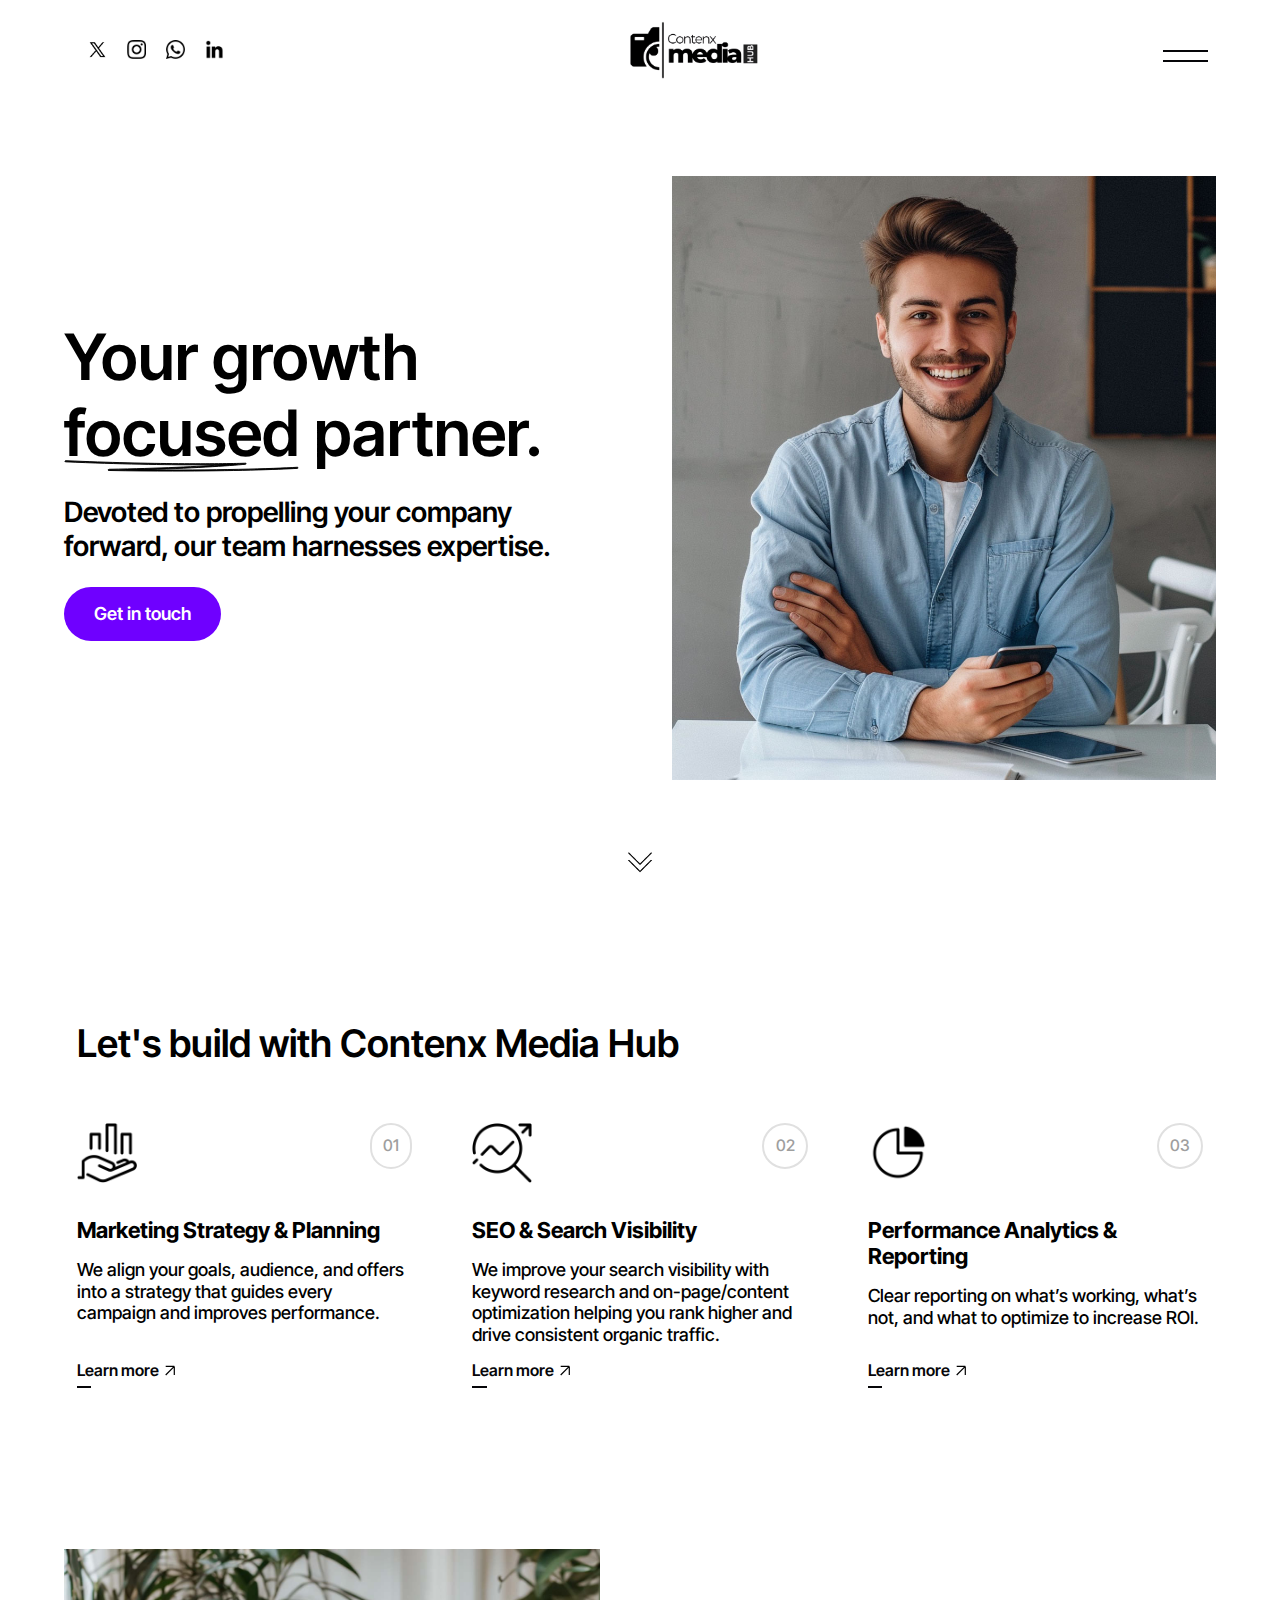
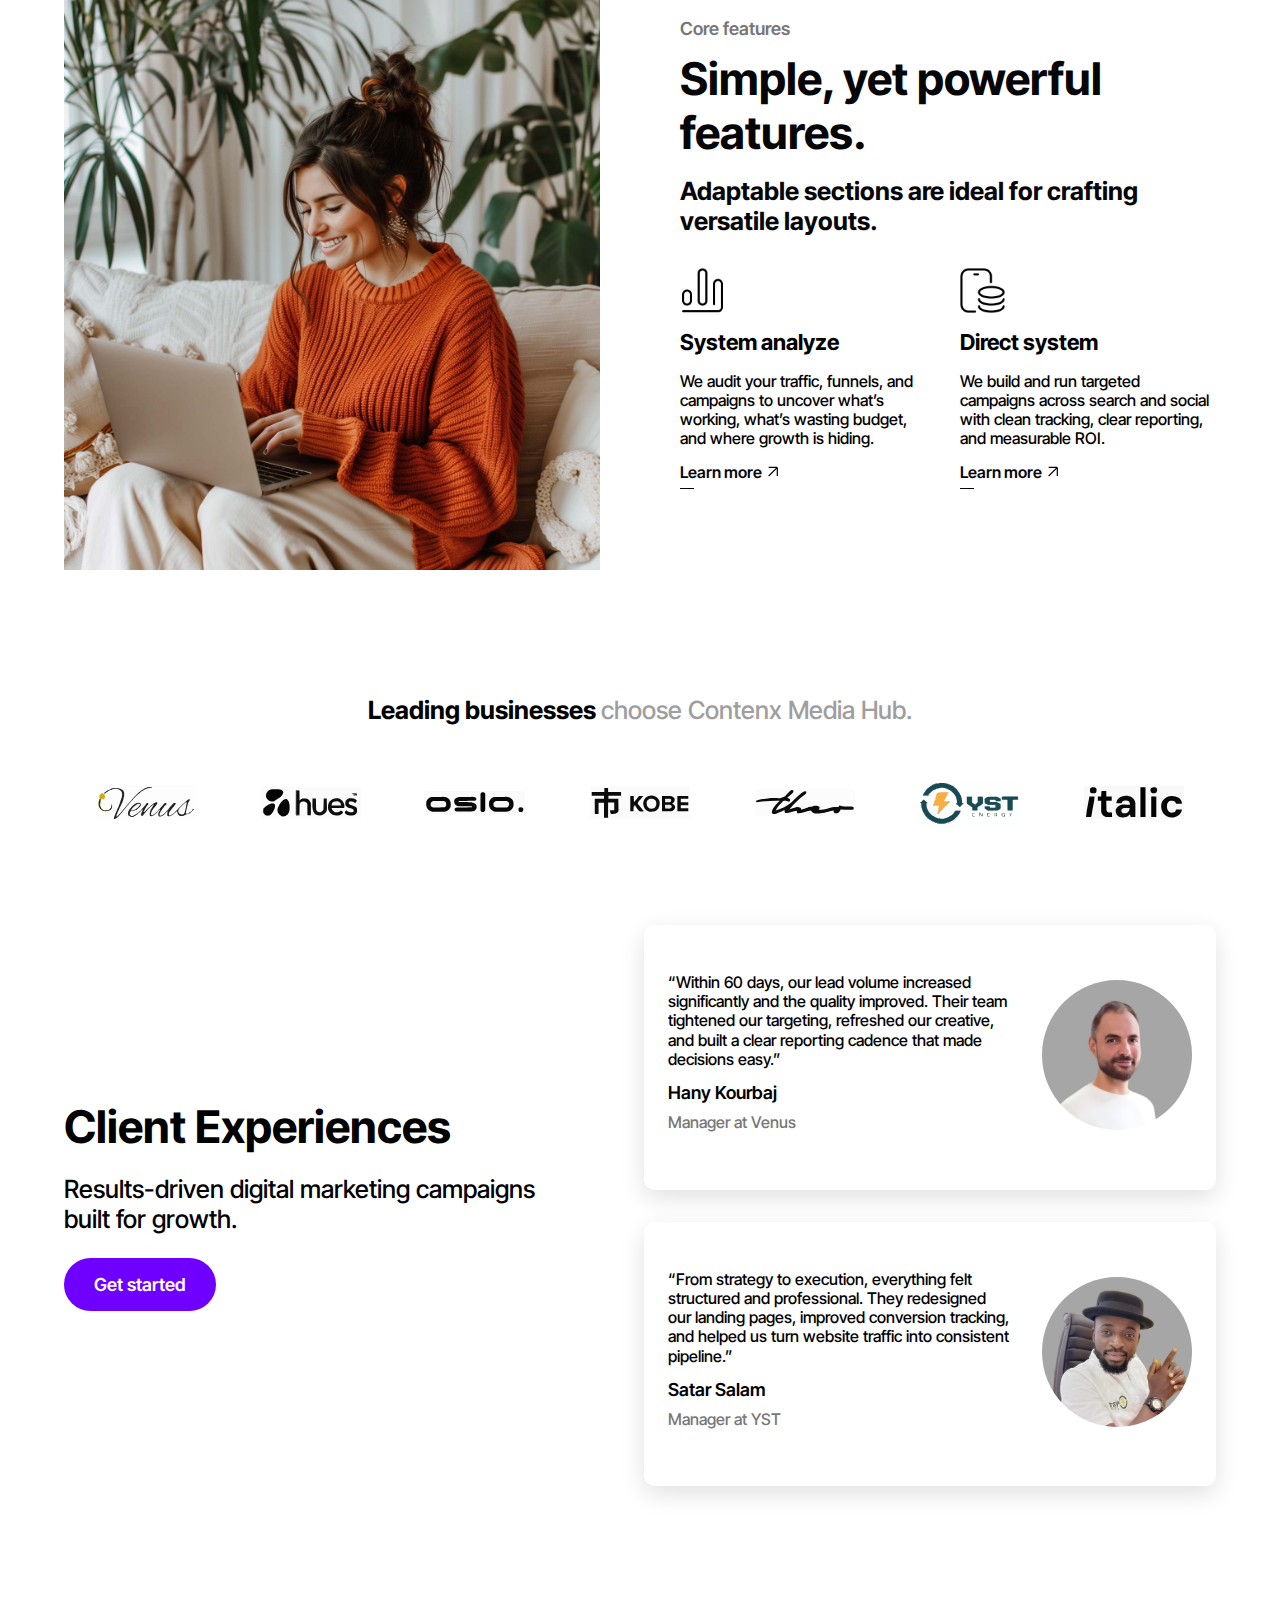
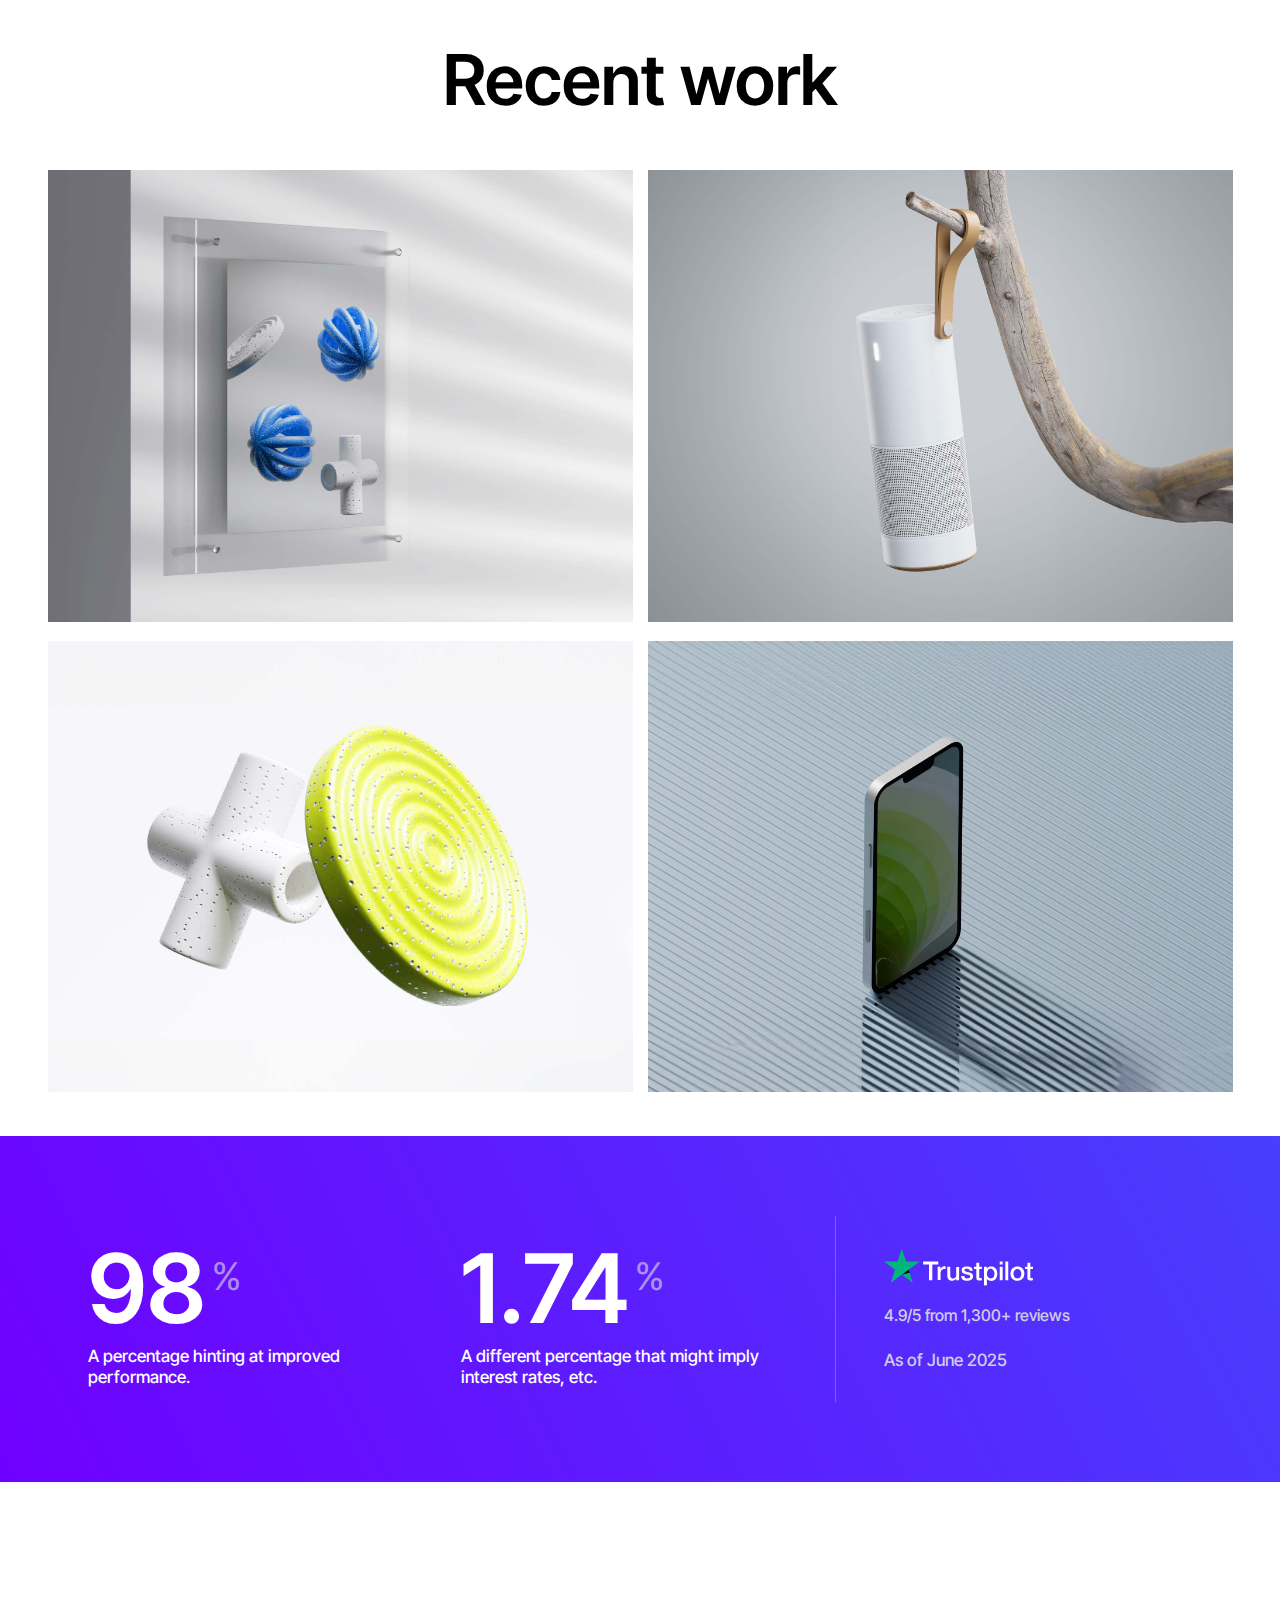
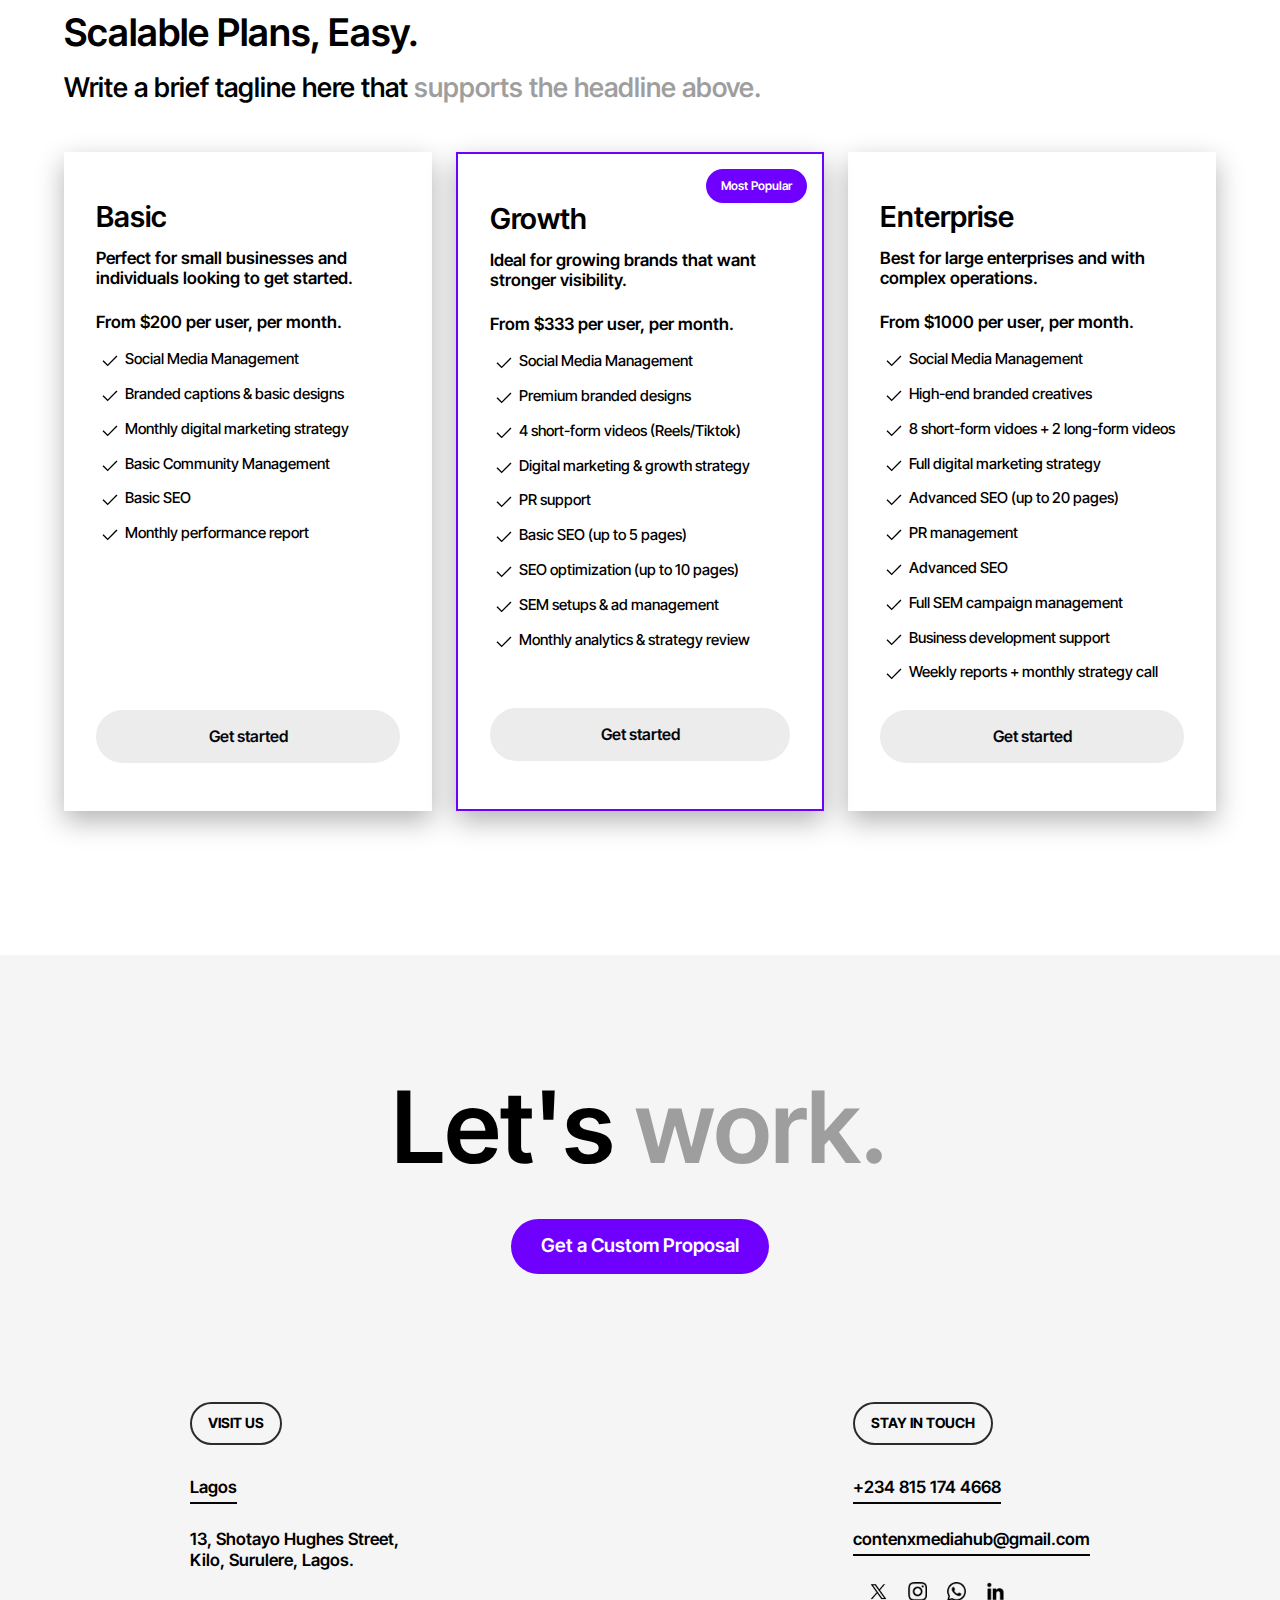
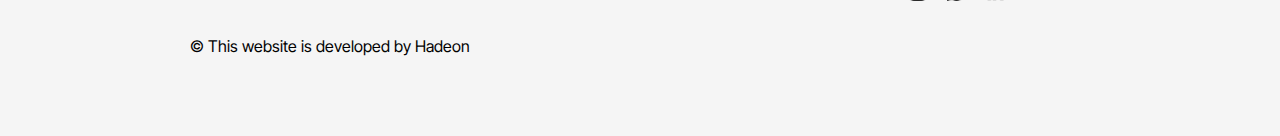
<file: index.html>
<!DOCTYPE html>
<html lang="en">

<head>
    <meta charset="UTF-8">
    <meta name="viewport" content="width=device-width, initial-scale=1.0">
    <!-- EXTERNAL CSS LINK -->
    <link rel="stylesheet" href="form.css">
    <link rel="stylesheet" href="style.css">
    <!-- LINK FOR BROWSER ICON -->
    <link rel="shortcut icon" href="assets/logo-black.png" type="image/x-icon">
    <!-- EXTERNAL GOOGLE FONT LINK -->
    <link rel="preconnect" href="https://fonts.googleapis.com">
    <link rel="preconnect" href="https://fonts.gstatic.com" crossorigin>
    <link href="https://fonts.googleapis.com/css2?family=Inter+Tight:ital,wght@0,100..900;1,100..900&display=swap" rel="stylesheet">
    <!-- WEBSITE TITLE -->
    <title>Contenx Media Hub - Website</title>
</head>

<body>

    <!-- HEADER SECTION -->

     <header class="head-section">
        <nav class="nav-section nav-flex">
                <div class="socials">
                    <a href=""><img src="assets/fav_x-logo.png" alt="x-logo" target="_blank"></a>
                    <a href="https://www.instagram.com/contenxmediahub_ng?igsh=YnFsY2FvaGgwbWo=" target="_blank"><img src="assets/fav_instagram.png" alt="instagram-logo"></a>
                    <a href="https://wa.me/2348151744668"><img src="assets/fav_whatsapp.png" alt="dribble-logo" target="_blank"></a>
                    <a href="https://www.linkedin.com/company/contenx-media-hub-ng/" target="_blank"><img src="assets/fav_linkedin.png" alt="linkedin-logo"></a>
                </div>
                <div class="logo">
                    <a href="index.html"><img src="assets/logo-black.png" alt="logo-image"></a>
                </div>
                <div class="hamburger-menu">
                    <a href=""><div class="hamburger"></div></a>
                    <a href=""><div class="hamburger"></div></a>
                </div>
        </nav>
     </header>

    <!-- HERO SECTION -->

     <section class="hero-section">
        <div class="container hero-flex">
            <div class="hero-left">
                <h1>Your growth <span class="focus-word">focused</span> partner.</h1>
                <p>Devoted to propelling your company forward, our team harnesses expertise.</p>
                <a href="form.html" class="btn hero-btn">Get in touch</a>
            </div>
            <div class="hero-right">
                <img src="images/hero-image.jpg" alt="hero-image">
            </div>
        </div>
        <div class="animation-arrow">
            <img src="assets/icons8-double-down.gif" alt="arrow-gif">
        </div>
     </section>

    <!-- SERVICE SECTION  -->

     <section class="service-section">
            <div class="container service-content">
                <h2>Let's build with Contenx Media Hub</h2>
                <div class="service-flex">
                    <div class="service-card">
                       <div class="service-count">
                         <img src="assets/icons-financial-analytics.png" alt="icons-financial-analytics">
                         <div class="numbers">01</div>
                       </div>
                       <div class="service-text">
                           <h3>Marketing Strategy & Planning</h3>
                           <p>We align your goals, audience, and offers into a strategy that guides every campaign and improves performance.</p>
                           <a href="form.html" class="service-btn">Learn more <img src="assets/arrow-top.svg" alt="arrow-top"></a>
                       </div>
                    </div>
                    <div class="service-card">
                       <div class="service-count">
                         <img src="assets/icons-financial-growth-analysis.png" alt="icons-financial-analysis">
                         <div class="numbers">02</div>
                       </div>
                       <div class="service-text">
                           <h3>SEO & Search Visibility</h3>
                           <p>We improve your search visibility with keyword research and on-page/content optimization helping you rank higher and drive consistent organic traffic.</p>
                           <a href="form.html" class="service-btn">Learn more <img src="assets/arrow-top.svg" alt="arrow-top"></a>
                       </div>
                    </div>
                    <div class="service-card">
                       <div class="service-count">
                         <img src="assets/icons-pie-chart.png" alt="icons-pie-chart">
                         <div class="numbers">03</div>
                       </div>
                       <div class="service-text">
                           <h3>Performance Analytics & Reporting</h3>
                           <p>Clear reporting on what’s working, what’s not, and what to optimize to increase ROI.</p>
                           <a href="form.html" class="service-btn">Learn more <img src="assets/arrow-top.svg" alt="arrow-top"></a>
                       </div>
                    </div>
                </div>
            </div>
     </section>

    <!-- FEATURE SECTION  -->

     <section class="feature-section">
       <div class="container feature-content">
          <div class="feature-image">
            <img src="images/main-hero.jpg" alt="main-hero">
          </div>
          <div class="contents">
             <div class="content-top">
                    <p>Core features</p>
                    <h3>Simple, yet powerful features.</h3>
                    <h4>Adaptable sections are ideal for crafting versatile layouts.</h4>
             </div>
             <div class="content-bottom">
                    <div class="ctbl ctb">
                        <div class="content-bottom-flex">
                            <img src="assets/icons-analytics2.png" alt="icons-analytics">
                            <h4>System analyze</h4>
                            <p>We audit your traffic, funnels, and campaigns to uncover what’s working, what’s wasting budget, and where growth is hiding.</p>
                            <a href="form.html" class="feature-btn">Learn more <img src="assets/arrow-top.svg" alt="arrow-top"> </a>
                        </div>
                    </div>
                    <div class="ctbr ctb">
                        <div class="content-bottom-flex">
                            <img src="assets/icons-smartphone-money.png" alt="icons-smartphone-money">
                            <h4>Direct system</h4>
                            <p>We build and run targeted campaigns across search and social with clean tracking, clear reporting, and measurable ROI.</p>
                            <a href="form.html" class="feature-btn">Learn more <img src="assets/arrow-top.svg" alt="arrow-top"> </a>
                        </div>
                    </div>
             </div>
          </div>
       </div> 
     </section>
    
    <!-- EXPERIENCE AND CAROUSEL SECTION -->

     <section class="experience-section">
         <div class="container experience-content">
             <div class="business-leads">
                    <h4>Leading businesses <span class="grey">choose Contenx Media Hub.</span></h4>
                    <div class="business-images">
                        <div class="bis"><img src="assets/venus-logo.svg" alt="venus-logo"></div>
                        <div class="bis"><img src="assets/hue-logo.svg" alt="hue-logo"></div>
                        <div class="bis"><img src="assets/oslo-logo.svg" alt="oslo-logo"></div>
                        <div class="bis"><img src="assets/kobe-logo.svg" alt="kobe-logo"></div>
                        <div class="bis"><img src="assets/theo-logo.svg" alt="theo-logo"></div>
                        <div class="bis"><img src="assets/yst-logo.svg" alt="yst-logo"></div>
                        <div class="bis"><img src="assets/italic-logo.svg" alt="italic-logo"></div>
                    </div>
             </div>
             <div class="experience">
                    <div class="experience-text">
                       <h3>Client Experiences</h3>
                       <p>Results-driven digital marketing campaigns built for growth.</p>
                       <a href="form.html" class="btn experience-btn">Get started</a>
                    </div>
                    <div class="experience-card">
                       <div class="card">
                            <article class="card-text">
                                <blockquote>
                                    “Within 60 days, our lead volume increased significantly and the quality improved. Their team tightened our targeting, refreshed our creative, and built a clear reporting cadence that made decisions easy.”
                                </blockquote>
                                <div class="testimonial-author">
                                    <p class="author-name">Hany Kourbaj</p>
                                    <p class="author-title">Manager at Venus</p>
                                </div>
                            </article>
                            <div class="card-image">
                                <img src="images/venus-image.jpeg" alt="Dominic LeBlanc">
                            </div>
                       </div>
                       <div class="card">
                            <article class="card-text">
                                <blockquote>
                                    “From strategy to execution, everything felt structured and professional. They redesigned our landing pages, improved conversion tracking, and helped us turn website traffic into consistent pipeline.”
                                </blockquote>
                                <div class="testimonial-author">
                                    <p class="author-name">Satar Salam</p>
                                    <p class="author-title">Manager at YST</p>
                                </div>
                            </article>
                            <div class="card-image">
                                <img src="images/yst-image.jpeg" alt="John Carter">
                            </div>
                       </div>
                    </div>
             </div>
         </div>
     </section>

    <!-- RECENT WORK SECTION  -->
     
     <section class="recent-work">
        <div class="container recent-content">
            <div class="rcw-top">
                <div class="rw-text">
                    <h3>Recent work</h3>
                </div>
                <div class="rw-gallery">
                    <div class="gallery-item">
                        <img src="images/work-1.jpg" alt="work-images">
                    </div>
                    <div class="gallery-item">
                        <img src="images/work-2.jpg" alt="work-images">
                    </div>
                    <div class="gallery-item">
                        <img src="images/work-3.jpg" alt="work-images">
                    </div>
                    <div class="gallery-item">
                        <img src="images/work-4.jpg" alt="work-images">
                    </div>
                </div>
            </div>
        </div>
     </section>

    <!-- METRICS SECTION  -->
     
     <section class="stats-section">
        <div class="container stats-content">
            <div class="metrics-flex">
                <div class="percent">
                    <span class="numero">98<sup class="top">%</sup></span>
                    <p>A percentage hinting at improved performance.</p>
                </div>
                <div class="percent">
                   <span class="numero">1.74<sup class="top">%</sup></span>
                   <p>A different percentage that might imply interest rates, etc.</p>
                </div>
                <div class="trustpilot">
                    <div class="trustpilot-content">
                        <div class="review">
                            <img src="assets/brand-service-trustpilot.svg" alt="trustpilot">
                        </div>
                        <div class="score">
                            <span class="decimal">4.9/5 from 1,300+ reviews</span>
                            <p class="date">As of June 2025</p>
                        </div>
                    </div>
                </div>
            </div>
        </div>
     </section>

    <!-- PRICE SECTION  -->
     
     <section class="pricing-section">
            <div class="container pricing-content">
                <div class="pricing-text-top">
                    <h3>Scalable Plans, Easy.</h3>
                    <p>Write a brief tagline here that <span class="grey">supports the headline above.</span></p>
                </div>
                <div class="pricing-card-flex">
                    <div class="pricing-card prices-1">
                        <div class="price-text">
                            <h4>Basic</h4>
                            <p class="first">Perfect for small businesses and individuals looking to get started.</p>
                            <p class="second">From $200 per user, per month.</p>
                        </div>
                        <ul class="pricing-card_features">
                            <li><img src="assets/check-mark.svg" alt="check-mark_image" class="check">Social Media Management</li>
                            <li><img src="assets/check-mark.svg" alt="check-mark_image" class="check">Branded captions & basic designs</li>
                            <li><img src="assets/check-mark.svg" alt="check-mark_image" class="check">Monthly digital marketing strategy</li>
                            <li><img src="assets/check-mark.svg" alt="check-mark_image" class="check">Basic Community Management</li>
                            <li><img src="assets/check-mark.svg" alt="check-mark_image" class="check">Basic SEO</li>
                            <li><img src="assets/check-mark.svg" alt="check-mark_image" class="check">Monthly performance report</li>
                        </ul>
                        <a href="form.html" class="pricing-card_btn">Get started</a>
                    </div>
                    <div class="pricing-card prices-2">
                        <div class="price-text">
                            <h4>Growth</h4>
                            <p class="first"> Ideal for growing brands that want stronger visibility.</p>
                            <p class="second">From $333 per user, per month.</p>
                        </div>
                        <ul class="pricing-card_features">
                            <li><img src="assets/check-mark.svg" alt="check-mark_image" class="check">Social Media Management</li>
                            <li><img src="assets/check-mark.svg" alt="check-mark_image" class="check">Premium branded designs</li>
                            <li><img src="assets/check-mark.svg" alt="check-mark_image" class="check">4 short-form videos (Reels/Tiktok)</li>
                            <li><img src="assets/check-mark.svg" alt="check-mark_image" class="check">Digital marketing & growth strategy</li>
                            <li><img src="assets/check-mark.svg" alt="check-mark_image" class="check">PR support</li>
                            <li><img src="assets/check-mark.svg" alt="check-mark_image" class="check">Basic SEO (up to 5 pages)</li>
                            <li><img src="assets/check-mark.svg" alt="check-mark_image" class="check">SEO optimization (up to 10 pages)</li>
                            <li><img src="assets/check-mark.svg" alt="check-mark_image" class="check">SEM setups & ad management</li>
                            <li><img src="assets/check-mark.svg" alt="check-mark_image" class="check">Monthly analytics & strategy review</li>
                        </ul>
                        <a href="form.html" class="pricing-card_btn">Get started</a>
                    </div>
                    <div class="pricing-card prices-3">
                        <div class="price-text">
                            <h4>Enterprise</h4>
                            <p class="first"> Best for large enterprises and with complex operations.</p>
                            <p class="second">From $1000 per user, per month.</p>
                        </div>
                        <ul class="pricing-card_features">
                            <li><img src="assets/check-mark.svg" alt="check-mark_image" class="check">Social Media Management</li>
                            <li><img src="assets/check-mark.svg" alt="check-mark_image" class="check">High-end branded creatives</li>
                            <li><img src="assets/check-mark.svg" alt="check-mark_image" class="check">8 short-form vidoes + 2 long-form videos</li>
                            <li><img src="assets/check-mark.svg" alt="check-mark_image" class="check">Full digital marketing strategy</li>
                            <li><img src="assets/check-mark.svg" alt="check-mark_image" class="check">Advanced SEO (up to 20 pages)</li>
                            <li><img src="assets/check-mark.svg" alt="check-mark_image" class="check">PR management</li>
                            <li><img src="assets/check-mark.svg" alt="check-mark_image" class="check">Advanced SEO</li>
                            <li><img src="assets/check-mark.svg" alt="check-mark_image" class="check">Full SEM campaign management</li>
                            <li><img src="assets/check-mark.svg" alt="check-mark_image" class="check">Business development support</li>
                            <li><img src="assets/check-mark.svg" alt="check-mark_image" class="check">Weekly reports + monthly strategy call</li>
                        </ul>
                        <a href="form.html" class="pricing-card_btn">Get started</a>
                    </div>
                </div>
            </div>
     </section>
    
    <!--FOOTER SECTION--> 

    <section class="footer-section">
       <div class="container-small footer-content">
          <div class="footer-content-top">
              <h2>Let&apos;s<span class="grey"> work.</span></h2>
              <a href="form.html" class="footer-btn btn">Get a Custom Proposal</a>
          </div>
          <div class="footer-content-bottom">
                <div class="content-left">
                    <div class="visit-us">
                        <p class="visit">visit us</p>
                    </div> 
                    <div class="address-contact">
                        <p class="city">Lagos</p>
                        <p class="address">13, Shotayo Hughes Street, Kilo, Surulere, Lagos.</p>
                    </div>
                </div>
                <div class="content-right">
                    <div class="visit-us">
                        <p class="visit">stay in touch</p>
                    </div> 
                    <div class="contact">
                        <p class="number">+234 815 174 4668</p>
                        <p class="email">contenxmediahub@gmail.com</p>
                    </div>
                    <div class="socials">
                        <a href="#" target="_blank"><img src="assets/fav_x-logo.png" alt="x-logo"></a>
                         <a href="https://www.instagram.com/contenxmediahub_ng?igsh=YnFsY2FvaGgwbWo=" target="_blank"><img src="assets/fav_instagram.png" alt="instagram-logo"></a>
                         <a href="#" target="_blank"><img src="assets/fav_whatsapp.png" alt="dribble-logo"></a>
                        <a href="https://www.linkedin.com/company/contenx-media-hub-ng/" target="_blank"><img src="assets/fav_linkedin.png" alt="linkedin-logo"></a>
                   </div>
               </div>
          </div>
          <div class="footer-courtesy">
            <p class="courtesy">&copy; This website is developed by Hadeon</p>
          </div>
       </div> 
    </section>

</body>
</html>
</file>
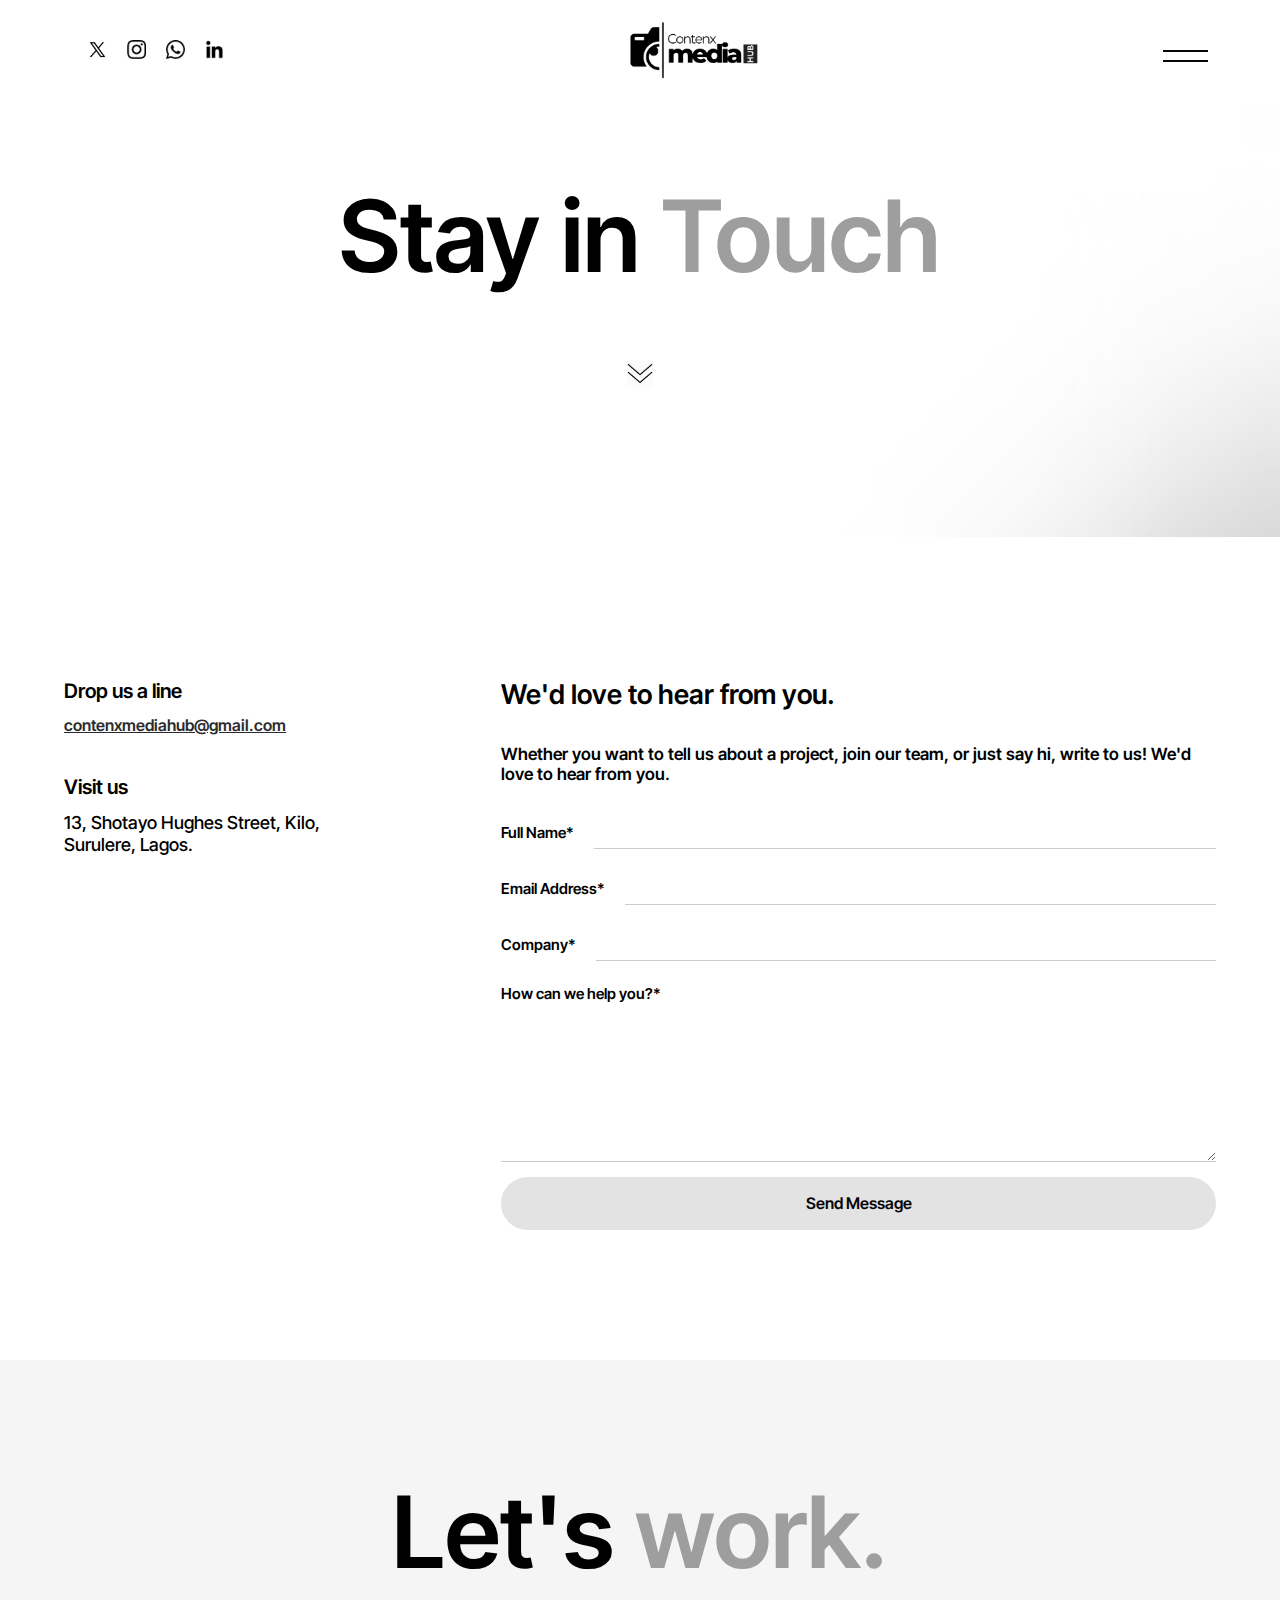
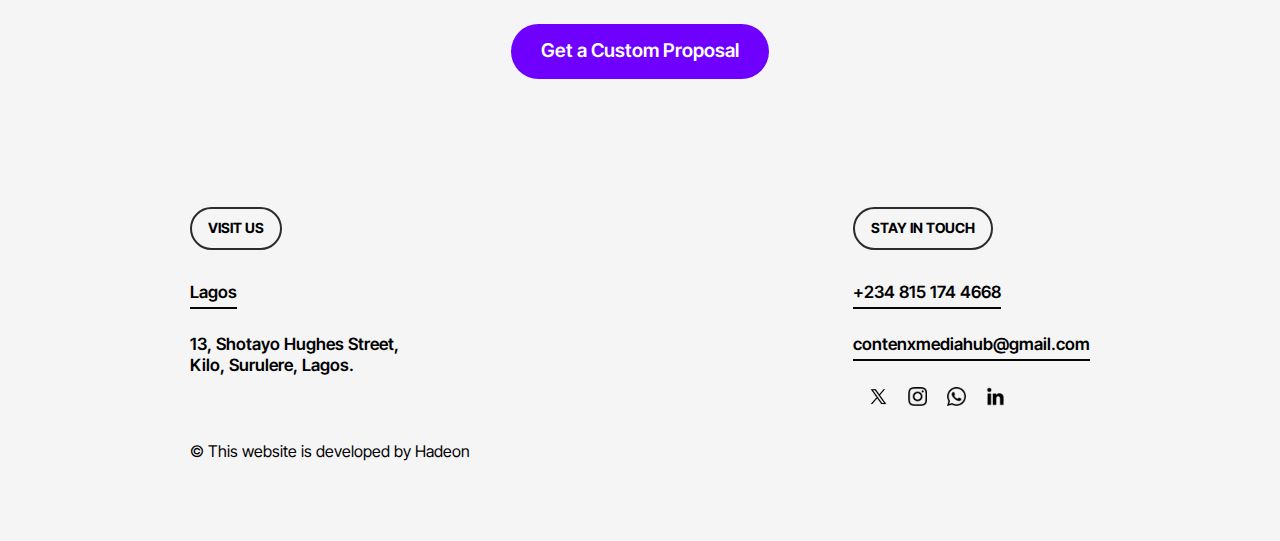
<file: form.html>
<!DOCTYPE html>
<html lang="en">

<head>
    <meta charset="UTF-8">
    <meta name="viewport" content="width=device-width, initial-scale=1.0">
    <!-- EXTERNAL CSS LINK -->
    <link rel="stylesheet" href="style.css">
    <link rel="stylesheet" href="form.css">
    <!-- LINK FOR BROWSER ICON -->
    <link rel="shortcut icon" href="assets/logo-black.png" type="image/x-icon">
    <!-- EXTERNAL GOOGLE FONT LINK -->
    <link rel="preconnect" href="https://fonts.googleapis.com">
    <link rel="preconnect" href="https://fonts.gstatic.com" crossorigin>
    <link href="https://fonts.googleapis.com/css2?family=Inter+Tight:ital,wght@0,100..900;1,100..900&display=swap" rel="stylesheet">
    <!-- WEBSITE TITLE -->
    <title>Contenx Media Hub - Website</title>
</head>

<body>

    <!-- HEADER SECTION -->

     <header class="head-section">
        <nav class="nav-section nav-flex">
                <div class="socials">
                    <a href=""><img src="assets/fav_x-logo.png" alt="x-logo" target="_blank"></a>
                    <a href="https://www.instagram.com/contenxmediahub_ng?igsh=YnFsY2FvaGgwbWo=" target="_blank"><img src="assets/fav_instagram.png" alt="instagram-logo"></a>
                    <a href="https://wa.me/2348151744668"><img src="assets/fav_whatsapp.png" alt="dribble-logo" target="_blank"></a>
                    <a href="https://www.linkedin.com/company/contenx-media-hub-ng/" target="_blank"><img src="assets/fav_linkedin.png" alt="linkedin-logo"></a>
                </div>
                <div class="logo">
                    <a href="index.html"><img src="assets/logo-black.png" alt="logo-image"></a>
                </div>
                <div class="hamburger-menu">
                    <a href=""><div class="hamburger"></div></a>
                    <a href=""><div class="hamburger"></div></a>
                </div>
        </nav>
     </header>

    <!-- HERO SECTION -->

     <section class="hero-form-section">
        <div class="container form-hero-content">
            <div class="form-hero">
                 <h1>Stay in <span class="grey">Touch</span></h1>
            </div>
        </div>
        <div class="animation-arrow">
            <img src="assets/hero-arrow.gif" alt="arrow-gif">
        </div>
     </section>

    <!-- FORM SECTION -->
    
     <section class="form-entry">
       <div class="container form-entry-flex">
          <div class="form-entry-left">
                <div class="entry-content-top">
                    <h4>Drop us a line</h4>
                    <p class="form-email"><a href="">contenxmediahub@gmail.com</a></p>
                </div>
                <div class="entry-content-bottom">
                    <h4>Visit us</h4>
                    <p class="form-address">13, Shotayo Hughes Street, Kilo, Surulere, Lagos.</p>
                </div>
          </div>
          <div class="form-entry-right">
                <h3>We&apos;d love to hear from you.</h3>
                <p>Whether you want to tell us about a project, join our team, or just say hi, write to us! We&apos;d love to hear from you.</p>
                <div class="form-group">
                    <div class="group">
                        <label for="">Full Name*</label>
                        <input type="text" required>
                    </div>
                    <div class="group">
                        <label for="">Email Address*</label>
                        <input type="text" required>
                    </div>
                    <div class="group">
                        <label for="">Company*</label>
                        <input type="text" required>
                    </div>
                    <div class="group-textarea">
                        <label for="">How can we help you?*</label>
                        <textarea name="" id="" required></textarea>
                    </div>
                    <div class="group-form-btn">
                       <a href="#" class="form-btn">Send Message</a>
                    </div>
                </div>
          </div>
       </div>
     </section>

    <!--FOOTER SECTION--> 

    <section class="footer-section">
       <div class="container-small footer-content">
          <div class="footer-content-top">
              <h2>Let&apos;s<span class="grey"> work.</span></h2>
              <a href="form.html" class="footer-btn btn">Get a Custom Proposal</a>
          </div>
          <div class="footer-content-bottom">
                <div class="content-left">
                    <div class="visit-us">
                        <p class="visit">visit us</p>
                    </div> 
                    <div class="address-contact">
                        <p class="city">Lagos</p>
                        <p class="address">13, Shotayo Hughes Street, Kilo, Surulere, Lagos.</p>
                    </div>
                </div>
                <div class="content-right">
                    <div class="visit-us">
                        <p class="visit">stay in touch</p>
                    </div> 
                    <div class="contact">
                        <p class="number">+234 815 174 4668</p>
                        <p class="email">contenxmediahub@gmail.com</p>
                    </div>
                    <div class="socials">
                        <a href="#" target="_blank"><img src="assets/fav_x-logo.png" alt="x-logo"></a>
                         <a href="https://www.instagram.com/contenxmediahub_ng?igsh=YnFsY2FvaGgwbWo=" target="_blank"><img src="assets/fav_instagram.png" alt="instagram-logo"></a>
                         <a href="#" target="_blank"><img src="assets/fav_whatsapp.png" alt="dribble-logo"></a>
                        <a href="https://www.linkedin.com/company/contenx-media-hub-ng/" target="_blank"><img src="assets/fav_linkedin.png" alt="linkedin-logo"></a>
                   </div>
               </div>
          </div>
          <div class="footer-courtesy">
            <p class="courtesy">&copy; This website is developed by Hadeon</p>
          </div>
       </div> 
    </section>

</body>
</html>
</file>
<file: form.css>
* {
    margin: 0;
    padding: 0;
    box-sizing: border-box;
}

:root {

    /* BACKGROUND & FONT COLOR */
    --primary-color: #6F00FF; 
    --smoke-white: #F5F5F5;
    --secondary-color: #F7F7F7;
    --black-color-first: #2C2C2F;
    --black-color-second: #060609;
    --black-color-third: #C7C7C733;
    --grey-color: #9E9E9E;
    --dark-grey: #777;
    --light-grey: #E0E0E0;
    --white-color: #FFF;
    --alice-blue: #F0F5FF;
    --honeydew-section: #ECFCF4;

    /* FONT FAMILY */
    --font-family: "Inter Tight", sans-serif;

    /* FONT SIZES */
    --font-size-99px: clamp(3.5rem, 7vw + 0.75rem, 6.23rem);     /* 56px → 99.68px */
    --font-size-70px: clamp(2.375rem, 5vw + 1rem, 4.375rem);     /* 38px → 70px */
    --font-size-64px: clamp(2.375rem, 4.5vw + 0.75rem, 4rem);    /* 38px → 64px */
    --font-size-57px: clamp(2.25rem, 4vw + 0.75rem, 3.563rem);   /* 36px → 57px */
    --font-size-45px: clamp(2rem, 2.8vw + 0.9rem, 2.813rem);     /* 32px → 45px */
    --font-size-38px: clamp(1.75rem, 2.4vw + 1rem, 2.375rem);    /* 28px → 38px */
    --font-size-29px: clamp(1.375rem, 1.4vw + 1rem, 1.813rem);   /* 22px → 29px */
    --font-size-28px: clamp(1.125rem, 1.2vw + 0.9rem, 1.75rem);  /* 18px → 28px */
    --font-size-27px: clamp(1.0625rem, 1.1vw + 0.9rem, 1.688rem);/* 17px → 27px */
    --font-size-26px: clamp(1.0625rem, 1vw + 0.9rem, 1.625rem);  /* 17px → 26px */
    --font-size-25px: clamp(1rem, 0.9vw + 0.9rem, 1.563rem);     /* 16px → 25px */
    --font-size-24px: clamp(1rem, 0.85vw + 0.9rem, 1.5rem);      /* 16px → 24px */
    --font-size-23px: clamp(1rem, 0.8vw + 0.85rem, 1.438rem);    /* 16px → 23px */
    --font-size-22px: clamp(1rem, 0.7vw + 0.85rem, 1.375rem);    /* 16px → 22px */
    --font-size-20px: clamp(0.95rem, 0.6vw + 0.8rem, 1.25rem);   /* ~15px → 20px */
    --font-size-19px: clamp(0.95rem, 0.55vw + 0.8rem, 1.188rem); /* ~15px → 19px */
    --font-size-18px: clamp(0.95rem, 0.5vw + 0.8rem, 1.125rem);  /* ~15px → 18px */
    --font-size-17px: clamp(0.9rem, 0.45vw + 0.78rem, 1.0625rem);/* 14.4px → 17px */
    --font-size-16px: clamp(0.875rem, 0.35vw + 0.8rem, 1rem);    /* 14px → 16px */
    --font-size-14px: clamp(0.8125rem, 0.25vw + 0.7575rem, 0.875rem); /* 13px → 14px */
    --font-size-10px: clamp(0.5625rem, 0.2vw + 0.55rem, 0.625rem);/* 9px → 10px */

    /* EXTRA SIZES USED IN YOUR CSS (NOW ALSO clamp()) */
    --font-size-96px: clamp(3.5rem, 7vw + 0.75rem, 6rem);        /* 56px → 96px */
    --font-size-15px: clamp(0.875rem, 0.25vw + 0.82rem, 0.9375rem); /* 14px → 15px */
    --font-size-12px: clamp(0.6875rem, 0.2vw + 0.65rem, 0.75rem);   /* 11px → 12px */
    --font-size-btn: clamp(1rem, 0.4vw + 0.9rem, 1.125rem);      /* 16px → 18px */

    /* HERO-SPECIFIC (YOU HAD clamp() PLACEHOLDER HERE) */
    --hero-h1-size: clamp(2.813rem, 4vw + 1.25rem, 4rem);        /* 45px → 64px */
}

/* FORM HERO_SECTION */

.hero-form-section {
    position: relative;
    padding: 11rem 5% 9rem;
    background-color: var(--white-color);
    margin-bottom: .8rem;
    background: url(images/form_banner.jpg);
    background-position: right top;
    background-repeat: no-repeat;
    background-size: cover;
}

.hero-form-section .animation-arrow {
   text-align: center;
   margin-top: 4rem;
}

.hero-form-section .animation-arrow img {
    display: inline-block;
    position: relative;
    width: 1.8rem;
    height: auto;
}

.hero-flex {
    display: flex;
    flex-wrap: wrap;
    align-items: center;
    gap: 4rem;
}

.hero-left {
    flex: 1 1 480px;
}

.hero-left h1 {
    font-size: var(--hero-h1-size);
    font-weight: 600;
    margin-bottom: 1.5rem;
}

.hero-left p {
    font-size: var(--font-size-28px);
    font-weight: 600;
    max-width: 30ch;
    margin-bottom: 1.5rem;
}

.hero-left h1 .focus-word {
    position: relative;
    display: inline-block;
}

.hero-left h1 .focus-word::after {
   content: "";
   position: absolute;
   left: 0;
   bottom: 0;
   width: 100%;
   height: 12px;
   background: url(assets/fav_scribbble.svg) no-repeat left bottom;
   background-size: contain;
   pointer-events: none;
}

.hero-right {
    flex: 1 1 480px;
}

.hero-right img {
    width: 100%;
}

.form-hero h1 {
    font-size: var(--font-size-99px);
    font-weight: 600;
    text-align: center;
}

/* FORM SECTION */

.form-entry {
    background-color: var(--white-color);
    padding: 130px 5%;
}

.form-entry .form-entry-flex {
    display: flex;
    flex-wrap: wrap;
    align-items: flex-start;
    gap: 5rem;
}


/* form left */ 

.form-entry-left h4 {
    font-size: var(--font-size-20px);
    font-weight: 600;
    margin-bottom: .8rem;
}

.form-entry-left .form-email {
    position: relative;
    font-size: var(--font-size-16px);
    font-weight: 600;
    margin-bottom: 2.5rem;
}

.form-entry-left .form-email a {
    color: var(--black-color-first);
    text-decoration: underline;
}

.form-entry-left .form-address {
    font-size: var(--font-size-18px);
    font-weight: 500;
    width: 30ch;
}

.form-entry-left {
    flex: 1;
}

.form-entry-right {
    flex: 2;
}

/* form right */

.form-entry-right h3 {
    font-size: var(--font-size-27px);
    font-weight: 600;
    margin-bottom: 2rem;
}

.form-entry-right p {
    font-size: var(--font-size-17px);
    font-weight: 600;
    margin-bottom: 2rem;
}

.form-group .group {
    display: flex;
    align-items: center;
    gap: 1.2rem;
    margin-bottom: 1.5rem;
    font-size: var(--font-size-15px);
    font-weight: 600;
}

.form-group .group label{
  white-space: nowrap; 
  margin: 0;
}

.form-group .group > input {
    width: 100%;
    outline: none;
    padding: 8px 12px 8px 0px;
    border: none;
    border-bottom: 1px solid rgba(0, 0, 0, 0.2);
}

.form-group .group-textarea {
    font-size: var(--font-size-15px);
    font-weight: 600;
    margin-bottom: .7rem;
}

.form-group .group-textarea > label {
    display: block;
    margin-bottom: 1.2rem;
}

.form-group .group-textarea > textarea {
    width: 100%;
    margin-top: 20px;
    height: 120px;
    border: none;
    outline: none;
    border-bottom: 1px solid rgba(0, 0, 0, 0.2);
}

.group-form-btn {
   text-align: center;
}

.group-form-btn .form-btn {
    display: inline-block;
    padding: 1.063rem 6rem;
    border-radius: 35px;
    font-weight: 600;
    width: 100%;
    transition: .5s all ease;
    white-space: nowrap; 
    color: var(--black-color-second);
    background-color: rgba(224, 224, 224, 0.9);
}

.group-form-btn .form-btn:hover {
  background-color: var(--black-color-first);
  color: var(--secondary-color);
}
</file>
<file: style.css>
* {
    margin: 0;
    padding: 0;
    box-sizing: border-box;
}

:root {

    /* BACKGROUND & FONT COLOR */
    --primary-color: #6F00FF; 
    --smoke-white: #F5F5F5;
    --secondary-color: #F7F7F7;
    --black-color-first: #2C2C2F;
    --black-color-second: #060609;
    --black-color-third: #C7C7C733;
    --grey-color: #9E9E9E;
    --dark-grey: #777;
    --light-grey: #E0E0E0;
    --white-color: #FFF;
    --alice-blue: #F0F5FF;
    --honeydew-section: #ECFCF4;

    /* FONT FAMILY */
    --font-family: "Inter Tight", sans-serif;

    /* FONT SIZES */
    --font-size-99px: clamp(3.5rem, 7vw + 0.75rem, 6.23rem);     /* 56px → 99.68px */
    --font-size-70px: clamp(2.375rem, 5vw + 1rem, 4.375rem);     /* 38px → 70px */
    --font-size-64px: clamp(2.375rem, 4.5vw + 0.75rem, 4rem);    /* 38px → 64px */
    --font-size-57px: clamp(2.25rem, 4vw + 0.75rem, 3.563rem);   /* 36px → 57px */
    --font-size-45px: clamp(2rem, 2.8vw + 0.9rem, 2.813rem);     /* 32px → 45px */
    --font-size-38px: clamp(1.75rem, 2.4vw + 1rem, 2.375rem);    /* 28px → 38px */
    --font-size-29px: clamp(1.375rem, 1.4vw + 1rem, 1.813rem);   /* 22px → 29px */
    --font-size-28px: clamp(1.125rem, 1.2vw + 0.9rem, 1.75rem);  /* 18px → 28px */
    --font-size-27px: clamp(1.0625rem, 1.1vw + 0.9rem, 1.688rem);/* 17px → 27px */
    --font-size-26px: clamp(1.0625rem, 1vw + 0.9rem, 1.625rem);  /* 17px → 26px */
    --font-size-25px: clamp(1rem, 0.9vw + 0.9rem, 1.563rem);     /* 16px → 25px */
    --font-size-24px: clamp(1rem, 0.85vw + 0.9rem, 1.5rem);      /* 16px → 24px */
    --font-size-23px: clamp(1rem, 0.8vw + 0.85rem, 1.438rem);    /* 16px → 23px */
    --font-size-22px: clamp(1rem, 0.7vw + 0.85rem, 1.375rem);    /* 16px → 22px */
    --font-size-20px: clamp(0.95rem, 0.6vw + 0.8rem, 1.25rem);   /* ~15px → 20px */
    --font-size-19px: clamp(0.95rem, 0.55vw + 0.8rem, 1.188rem); /* ~15px → 19px */
    --font-size-18px: clamp(0.95rem, 0.5vw + 0.8rem, 1.125rem);  /* ~15px → 18px */
    --font-size-17px: clamp(0.9rem, 0.45vw + 0.78rem, 1.0625rem);/* 14.4px → 17px */
    --font-size-16px: clamp(0.875rem, 0.35vw + 0.8rem, 1rem);    /* 14px → 16px */
    --font-size-14px: clamp(0.8125rem, 0.25vw + 0.7575rem, 0.875rem); /* 13px → 14px */
    --font-size-10px: clamp(0.5625rem, 0.2vw + 0.55rem, 0.625rem);/* 9px → 10px */

    /* EXTRA SIZES USED IN YOUR CSS (NOW ALSO clamp()) */
    --font-size-96px: clamp(3.5rem, 7vw + 0.75rem, 6rem);        /* 56px → 96px */
    --font-size-15px: clamp(0.875rem, 0.25vw + 0.82rem, 0.9375rem); /* 14px → 15px */
    --font-size-12px: clamp(0.6875rem, 0.2vw + 0.65rem, 0.75rem);   /* 11px → 12px */
    --font-size-btn: clamp(1rem, 0.4vw + 0.9rem, 1.125rem);      /* 16px → 18px */

    /* HERO-SPECIFIC (YOU HAD clamp() PLACEHOLDER HERE) */
    --hero-h1-size: clamp(2.813rem, 4vw + 1.25rem, 4rem);        /* 45px → 64px */
}

/* UTILITIES SECTION */
body {
  font-family: var(--font-family);
  line-height: 1.2;
}

.container {
    max-width: 1200px;
    margin: 0 auto;
}

.container-small {
    max-width: 900px;
    margin: 0 auto;
}

img {
    width: 100%;
}

.hero-right img {
    display: inline-block;
    position: relative;
    width: 100%;
    height: auto;
}

.socials a img {
    width: 19px;
    margin-left: 1rem;
    display: inline-block;
}

.logo a img {
    width: 130px;
    display: inline-block;
}

.service-card .service-count img {
    width: 60px;
    height: auto;   /* TEMPORARY FIX */
}

.grey {
    color: var(--grey-color);
}

/* BUTTON UTILITY */
.btn {
  display: inline-block;
  position: relative;
  padding: 16px 30px;
  border-radius: 3rem;
  background-color: var(--primary-color);
  color: var(--white-color); 
  font-weight: 600;
  font-size: var(--font-size-btn);
  transition: .3s ease;
}

.btn::after {
   content: '';
   position: absolute;
   inset: 0;
   background: url(assets/arrow-right.svg) no-repeat center;
   opacity: 0;
   transition: opacity .5s ease;
   pointer-events: none;
}

.btn:hover {
    color: transparent;
}

.btn:hover::after {
    opacity: 1;
}

li {
    list-style: none;
}

a {
    text-decoration: none;
}

/* HEADER SECTION */

.head-section {
    width: 100%;
    padding: .8rem 5% 1rem;
    position: fixed;
    top: 0;
    left: 0;
    background-color: rgba(255, 255, 255, 0.9); 
    z-index: 10;
}

.nav-section {
    padding: .5rem;
}

.nav-flex {
    display: flex;
    justify-content: space-between;
    align-items: center;
    flex-wrap: wrap;
}

.hamburger-menu .hamburger {
    display: block;
    width: 45px;
    height: 2px;
    margin-top: 8px;
    background-color: var(--black-color-second);
}

/* HERO SECTION */

.hero-section {
    position: relative;
    padding: 11rem 5% 7rem;
    background-color: var(--white-color);
    margin-bottom: .8rem;
}

.hero-section .animation-arrow {
   text-align: center;
   margin-top: 3rem;
}

.hero-section .animation-arrow img {
    display: inline-block;
    position: relative;
    width: 1.8rem;
    height: auto;
}

.hero-flex {
    display: flex;
    flex-wrap: wrap;
    align-items: center;
    margin-bottom: 4rem;
    gap: 4rem;
}

.hero-left {
    flex: 1 1 480px;
}

.hero-left h1 {
    font-size: var(--hero-h1-size);
    font-weight: 600;
    margin-bottom: 1.5rem;
}

.hero-left p {
    font-size: var(--font-size-28px);
    font-weight: 600;
    max-width: 30ch;
    margin-bottom: 1.5rem;
}

.hero-left h1 .focus-word {
    position: relative;
    display: inline-block;
}

.hero-left h1 .focus-word::after {
   content: "";
   position: absolute;
   left: 0;
   bottom: 0;
   width: 100%;
   height: 12px;
   background: url(assets/fav_scribbble.svg) no-repeat left bottom;
   background-size: contain;
   pointer-events: none;
}

.hero-right {
    flex: 1 1 480px;
}

.hero-right img {
    width: 100%;
}

/* SERVICE SECTION */

.service-section {
    background-color: var(--white-color);
    padding: 1rem 6%;
    margin-bottom: 7rem;
}

.service-content .service-flex {
    display: grid;
    grid-template-columns: repeat(3, minmax(0, 1fr));
    gap: 60px;
}

.service-flex .service-card {
    display: flex;
    flex-direction: column;  /* FIX FOR CARD BUTTON ALIGNMENT */
    flex: 1;
    margin-bottom: 1.5rem;
    min-height: 200px; 
} 

.service-card .service-text {
    flex: 1;
    display: flex;
    flex-direction: column;
    align-items: flex-start;   /* Test for temp changes */
}

.service-card .service-text .service-btn {
    position: relative;
    margin-top: auto; /* Push button to bottom */ /* FIX FOR CARD BUTTON ALIGNMENT */
    display: inline-block;
    align-items: flex-start;
}

.service-flex .service-card .service-btn::before {
    content: "";
    width: .9rem;
    height: 1.5px;
    position: absolute;
    top: 25px;
    left: 0;
    background-color: var(--black-color-second);
    transition: .3s ease;
}

.service-card .service-text .service-btn:hover::before {
    width: 100%;
}

.service-section .service-content h2 {
    font-size: var(--font-size-38px);
    font-weight: 600;
    margin-bottom: 3.5rem;
}

.service-section .service-count {
    display: flex;
    align-items: flex-start;
    justify-content: space-between;
    margin-bottom: -1rem;
}

.service-section .service-count img {
    display: inline-block;
}

.service-card .numbers {
    border: 2px solid var(--light-grey);
    border-radius: 3rem;
    font-weight: 500;
    padding: .7rem;
    color: var(--grey-color);
    margin-bottom: 4rem;
}

.service-flex .service-card h3 {
    font-size: var(--font-size-22px);
    margin-bottom: 1rem;
}

.service-flex .service-card p {
    font-size: var(--font-size-18px);
    font-weight: 500;
    margin-bottom: 1rem;
}

.service-flex .service-card a {
    display: inline-block;
    font-size: var(--font-size-16px);
    color: var(--black-color-second);
    font-weight: 600;
}

.service-card .service-btn img {
    display: inline-block;
    margin-left: .2rem;
    width: 10px;
    transition: transform 0.25s ease;
}

.service-card .service-btn:hover img {
  transform: translate(8px);
  position: relative;
}

/* FEATURE SECTION */

.feature-section {
    background-color: var(--white-color);
    padding: 1rem 5%;
    margin-bottom: 5rem;
}

.feature-section .feature-content {
   display: flex;
   flex-wrap: wrap;
   align-items: center;
   gap: 5rem;
}

.feature-content .contents {
    flex: 1 1 480px;
}

.feature-content .feature-image {
    flex: 1 1 480px;
}

.feature-content .feature-image img {
    width: 100%;
}

.feature-content .content-top {
    margin-bottom: 2rem;
}

.contents .content-bottom {
    display: flex;
    flex-wrap: wrap;
    gap: 1.5rem;
}

.content-bottom .ctb {
    display: flex;
    flex-direction: column;
    flex: 1 1 200px;
}

.ctb .content-bottom-flex {
    display: flex;
    flex-direction: column;
    flex: 1;
}

.feature-content .content-top h3 {
    font-size: var(--font-size-45px);
    color: var(--black-color-second);
    margin-bottom: 1rem;
}
.feature-content .content-top h4 {
    font-size: var(--font-size-25px);
    color: var(--black-color-second);
}

.feature-content .content-top p {
    font-size: var(--font-size-18px);
    font-weight: 600;
    color: var(--dark-grey);
    margin-bottom: .8rem;
}

.content-bottom .ctb h4 {
   font-size: var(--font-size-22px);
   margin-bottom: 1rem;
}

.content-bottom .ctb p {
   font-size: var(--font-size-16px);
   font-weight: 500;
   margin-bottom: .9rem;
}

.content-bottom .ctb a {
   font-size: var(--font-size-16px);
   color: var(--black-color-second);
   font-weight: 600;
   margin-bottom: .8rem;
}

.content-bottom .ctbr img,
.content-bottom .ctbl img {
    width: 45px;
    margin-bottom: 1rem;
}

.ctb .feature-btn img {
    display: inline-block;
    margin-left: .2rem;
    width: 10px;
    vertical-align: -15px; 
    transition: transform 0.25s ease;
}

.ctb .feature-btn {
   position: relative;
   display: inline-block;
   margin-top: auto;
   width: fit-content;
}

.ctb .feature-btn::before {
    content: "";
    width: .9rem;
    height: 1.3px;
    position: absolute;
    top: 25px;
    left: 0;
    background-color: var(--black-color-second);
    transition: .3s ease;
}

.ctb .feature-btn:hover::before {
    width: 100%;
}

.ctb .feature-btn:hover img {
  transform: translate(8px);
  position: relative;
}

/* EXPERIENCE AND CAROUSEL SECTION  */

.experience-section {
    background-color: var(--white-color);
    padding: 1.5rem 5%;
    margin-bottom: 7rem;
}

.experience-section .business-leads {
    margin-bottom: 6rem;
}

.experience-section .business-leads h4 {
    font-size: var(--font-size-25px);
    text-align: center;
    margin-bottom: 3.5rem;
}

.experience-section .business-leads .grey {
    color: var(--grey-color);
    font-weight: 500;
}

/* Logos row */
.experience-section .business-images {
    display: flex;
    flex-wrap: wrap;
    justify-content: space-between;
    align-items: center;
    padding: 0 2rem;
    gap: 1rem;
}

.business-images .bis {
  flex: 0 1 auto;
}

.business-images .bis img {
    width: 100px;
    object-fit: contain;
}

/* Experience layout */
.experience-section .experience {
    display: flex;
    flex-wrap: wrap;
    align-items: center;
    gap: 3rem;
}

.experience .experience-text {
    flex: 1 1 480px;
    min-width: 280px;
}

.experience .experience-card {
    flex: 1 1 520px;
    min-width: 280px;
    display: flex;
    flex-direction: column;
    gap: 2rem;
}

.experience .experience-text h3 {
    font-size: var(--font-size-45px);
    margin-bottom: 1.2rem;
}

.experience .experience-text p {
    font-size: var(--font-size-25px);
    font-weight: 500;
    margin-bottom: 1.5rem;
    max-width: 32ch;
}

/* Testimonial card */
.experience-card .card {
    display: flex;
    align-items: center;
    gap: 2rem;
    padding: 3rem 1.5rem;
    border-radius: 10px;
    box-shadow: 0 8px 24px rgba(0, 0, 0, 0.12);
}

.card .card-text {
    flex: 1 1 auto;
    min-width: 0; /* prevents overflow in flex items */
}

.card .card-image {
    flex: 0 0 auto;
}

.card .card-image img {
    width: 150px;
    height: 150px;
    object-fit: cover;
    border-radius: 20rem;
}

.card-text blockquote {
    font-size: var(--font-size-16px);
    font-weight: 500;
    margin-bottom: .8rem;
}

.testimonial-author .author-name {
   font-size: var(--font-size-18px);
   font-weight: 600;
   margin-bottom: .6rem;
}

.testimonial-author .author-title {
   font-size: var(--font-size-16px);
   color: var(--dark-grey);
   font-weight: 500;
   margin-bottom: .6rem;
}

/* RECENT WORK SECTION */

.recent-work {
   padding: 1rem 2%;
   margin-bottom: 1.5rem;
}

.rcw-top .rw-text {
    margin-bottom: 3rem;
}

.rcw-top .rw-text h3  {
    font-size: var(--font-size-70px);
    font-weight: 600;
    text-align: center;
}

.rcw-top .rw-gallery {
    display: flex;
    justify-content: center;
    flex-wrap: wrap;
    gap: 15px;
}

.gallery-item {
    width: calc(50% - 15px);
}

/* METRICS SECTION */

.stats-section {
    padding: 5rem 2%;
    background-color: var(--primary-color);
    background-image: linear-gradient(63deg, var(--primary-color), #483efd);
    margin-bottom: 5rem;
}

.percent .numero {
    display: block;
    font-size: var(--font-size-96px);
    font-weight: 600;
    color: var(--white-color);
}

.percent .numero .top {
    font-size: var(--font-size-38px);
    font-weight: 400;
    margin-left: 6px;
    color: rgba(225, 225, 225, 0.6);
}

.stats-content .metrics-flex {
    display: grid;
    grid-template-columns: repeat(3, minmax(0, 1fr));
    align-items: center;
    padding: 0 3rem;
    gap: 1rem;
}

.stats-content .metrics-flex p {
   font-size: var(--font-size-17px);
   color: var(--white-color);
   font-weight: 500;
   max-width: 30ch;
}

.metrics-flex .percent {
    flex: 1.2;
}

.metrics-flex .trustpilot {
    flex: 1;
    padding: 2rem 0;
    border-left: 1.5px solid rgba(225, 225, 225, 0.3);
    min-width: 250px;
}

.trustpilot .trustpilot-content {
    margin-left: 3rem;
}

.trustpilot-content .review {
    margin-bottom: 1rem;
}

.trustpilot-content .score {
    color: rgba(225, 225, 225, 0.9);
    font-weight: 500;
}

.trustpilot .review img {
    width: 150px;
}

.trustpilot .score .decimal {
    display: block;
    margin-bottom: 1.5rem;
}

.trustpilot .score .date {
   color: rgba(225, 225, 225, 0.9);
}

/* PRICING SECTION */
.pricing-section {
   background: var(--white-color);
   padding: 3rem 5%;
   margin-bottom: 6rem;
}

.pricing-text-top {
    margin-bottom: 2rem;
}

.pricing-content .pricing-text-top h3 {
    font-size: var(--font-size-38px);
    font-weight: 600;
    margin-bottom: 1rem;
}

.pricing-content .pricing-text-top p {
    font-size: var(--font-size-27px);
    font-weight: 550;
    margin-bottom: 3rem;
}

/* cards pricing section */
.pricing-content .pricing-card-flex {
    display: grid;
    grid-template-columns: repeat(3, minmax(0, 1fr));
    gap: 1.5rem;
    align-items: stretch;
}

.pricing-card-flex .pricing-card {
    background: var(--white-color);
    box-shadow: 0px 10px 26px rgba(0, 0, 0, 0.30);
    padding: 3rem 2rem;
    display: flex;
    flex-direction: column;
    min-width: 0;
}

.pricing-card-flex .prices-2 {
    position: relative;
    border: 2px solid var(--primary-color);
}

.pricing-card-flex .prices-2::after {
    content: "Most Popular";
    position: absolute;
    top: 15px;
    right: 15px;
    padding: 10px 15px; 
    background-color: #6F00FF;
    font-size: var(--font-size-12px);
    font-weight: 600;
    color: var(--white-color);
    border-radius: 1.5rem;
}

.pricing-card .price-text h4 {
    font-size: var(--font-size-29px);
    font-weight: 600;
    margin-bottom: .8rem;
}

.pricing-card .price-text .first {
    font-size: var(--font-size-17px);
    font-weight: 600;
    margin-bottom: 1.5rem;
}

.pricing-card .price-text  .second {
    font-size: var(--font-size-17px);
    font-weight: 600;
    margin-bottom: .9rem;
}

.pricing-card .pricing-card_features {
    flex: 1;
    display: flex;
    flex-direction: column;
    gap: .40rem;
    margin-bottom: 1.35rem;
}

.pricing-card .pricing-card_features li {
    display: flex;
    align-items: flex-start;
    font-size: var(--font-size-15px);
    font-weight: 500;
    padding: .2rem;
}

.pricing-card .pricing-card_features .check {
    display: inline-block;
    vertical-align: middle;
    margin-right: 4px;
    width: 22px;
}

.pricing-card-flex .pricing-card_btn {
    display: inline-flex;
    justify-content: center;
    align-items: center;
    background-color: rgba(224, 224, 224, .6);
    padding: 1.063rem 6rem;
    border-radius: 35px;
    margin-top: auto;
    color: var(--black-color-second);
    font-weight: 600;
    transition: .5s all ease;
    white-space: nowrap;
}

.pricing-card-flex .pricing-card_btn:hover {
  background-color: var(--black-color-first);
  color: var(--secondary-color);
}

/* FOOTER SECTION */

.footer-section {
   background: var(--smoke-white);
   padding: 7rem 5% 5rem; 
}

.footer-content .footer-content-bottom {
   margin-bottom: 2rem;
}
 
.footer-content .footer-content-top {
    text-align: center;
}

.footer-content .footer-content-top h2 {
    font-size: var(--font-size-99px);
    font-weight: 600;
    margin-bottom: 2rem;
}

.footer-content .footer-content-top {
    margin-bottom: 8rem;
}

.footer-content .footer-content-top .footer-btn {
   font-size: var(--font-size-19px);
}

.footer-content .footer-content-bottom {
    display: flex;
    flex-wrap: wrap;
    justify-content: space-between;
    align-items: flex-start;
}


/* footer left */
.visit-us .visit {
    border: 2px solid var(--black-color-first);
    text-transform: uppercase;
    font-size: var(--font-size-14px);
    font-weight: 700;
    border-radius: 5rem;
    padding: .7rem 1rem;
    width: fit-content;
    margin-bottom: 2rem;
}

.address-contact .city {
    position: relative;
    font-size: var(--font-size-17px);
    font-weight: 600;
    margin-bottom: 2rem;
    width: fit-content;
}

.address-contact .city::after {
    position: absolute;
    content: "";
    top: 25px;
    left: 0;
    width: 100%;
    height: 2px;
    background-color: var(--black-color-second);
}

.address-contact .address {
    font-size: var(--font-size-17px);
    font-weight: 600;
    margin-bottom: 2rem;
    width: 20ch;
}

/* footer right */
.contact .number {
    position: relative;
    font-size: var(--font-size-17px);
    font-weight: 600;
    margin-bottom: 2rem;
    width: fit-content;
}

.contact .number::after {
    position: absolute;
    content: "";
    top: 25px;
    left: 0;
    width: 100%;
    height: 2px;
    background-color: var(--black-color-second);
}

.contact .email {
    position: relative;
    font-size: var(--font-size-17px);
    font-weight: 600;
    margin-bottom: 2rem;
    width: fit-content;
}

.contact .email::after {
    position: absolute;
    content: "";
    top: 25px;
    left: 0;
    width: 100%;
    height: 2px;
    background-color: var(--black-color-second);
}

/* MEDIA QUERIES */

@media screen and (max-width: 992px) {

    .feature-section,
    .footer-section,
    .experience-section .experience {
        flex-direction: column;
        align-items: center;
    }

    /* head media query section */
    .head-section {
      padding: .9rem .6rem;
    }

    /* hero media query section */
    .hero-section {
        padding: 9rem 5% 1rem;
    }

    .hero-left {
       flex: 1 1 auto;
    }

    .hero-right {
       flex: 1 1 auto;
    }

    .hero-flex{
        flex-direction: column-reverse;
        align-items: center;
        text-align: center;
    }

    .hero-left h1 {
        font-size: var(--font-size-45px);
        font-weight: 600;
        margin-bottom: 1.5rem;
   }

    .hero-left p {
        font-size: var(--font-size-23px);
        margin-left: auto;
        margin-right: auto;
    }

    /* service media query section */
    .service-content .service-flex {
        display: grid;
        grid-template-columns: repeat(2, minmax(0, 1fr));
        gap: 60px;
    }

     /* experience media query section */
    .experience-section .experience {
        gap: 1.25rem; /* reduce the big space on small screens */
    }

    .experience .experience-text,
    .experience .experience-card {
        flex: 0 1 200px;     /* stop using a fixed flex-basis when stacked */
        min-width: 0;       /* optional: prevents weird overflow */
    }

    .experience .experience-text p {
        max-width: 60ch; /* allow a bit wider lines on tablet */
    }

     /* improve logo wrapping/centering */
    .experience-section .business-images {
         justify-content: center;
         padding: 0;
         gap: 1.5rem 2.5rem;
    }

    .business-images .bis img {
        width: 120px;
    }

    /* slightly reduce card padding */
    .experience-card .card {
        background-color: var(--white-color);
        padding: 2.2rem 1.4rem;
    }

    .percent .numero {
        font-size: var(--font-size-70px);
    }

    .rcw-top .rw-text h3  {
        font-size: var(--font-size-64px);
     }

    .percent .numero .top {
        font-size: var(--font-size-25px);
     }

    /* recent work media query section */
    .rcw-top .rw-text h3  {
        font-size: var(--font-size-38px);
    }

    /* stats media query section */
    .stats-content .metrics-flex {
        display: grid;
        grid-template-columns: repeat(2, minmax(0, 1fr));
        align-items: center;
        gap: 3rem;
    }

    .metrics-flex .trustpilot {
      margin-top: 1rem;
      border-left: 0;
      padding: 0;
    }

    .trustpilot .trustpilot-content {
        margin-left: 0;
    }

    /* card media query section */
    .pricing-content .pricing-card-flex {
        display: grid;
        grid-template-columns: repeat(2, minmax(0, 1fr));
        gap: 30px;
    }
}

@media screen and (max-width: 576px) {

    /* header media query section */
    .socials {
        display: none;
    }
    /* service media query section */
    .service-content .service-flex {
        display: grid;
        grid-template-columns: repeat(1, minmax(0, 1fr));
        gap: 60px;
    }

    /* experience media query section */
    .experience-section .business-images {
        display: grid;
        grid-template-columns: repeat(2, minmax(0, 1fr));
        gap: 1.5rem;
        justify-items: center;
        align-items: center;
    }

  .business-images .bis img {
    width: 120px;
  }

  /* Card becomes vertical for small screens */
  .experience-card .card {
    flex-direction: column;
    text-align: left;
    align-items: flex-start;
    padding: 1.6rem 1.2rem;
    gap: 1.2rem;
  }

  .card .card-image {
    order: -1; /* image on top */
  }

  .card .card-image img {
    width: 96px;
    height: 96px;
  }

  /* reduce headline sizes slightly */
  .experience .experience-text h3 {
    font-size: var(--font-size-38px);
  }

  .experience .experience-text p {
    font-size: var(--font-size-19px);
    max-width: 40ch;
  }

  /* recent work section */
  .rcw-top .rw-text h3  {
     font-size: var(--font-size-38px);
   }

    .metrics-flex .trustpilot {
      margin-top: 1rem;
      padding: 0;
      border-left: 0;
    }

    .trustpilot .trustpilot-content {
        margin-left: 0;
    }

    /* gallery image section */
    .gallery-item {
        margin: 0 auto;
        width: calc(100% - 15px);
    }

    /* recent work media query section */
    .stats-content .metrics-flex {
        display: grid;
        grid-template-columns: repeat(1, minmax(0, 1fr));
        align-items: center;
        gap: 2rem;
    }

    /* card section */
    .pricing-content .pricing-card-flex {
        display: grid;
        grid-template-columns: repeat(1, minmax(0, 1fr));
        gap: 30px;
    }
    
    /* footer section */
     .footer-section,
     .footer-content-bottom {
        display: flex;
        flex-direction: column;
        justify-content: flex-start;
        align-items: flex-start;
        padding: 3rem 0% .5rem; 
     }
}
</file>
